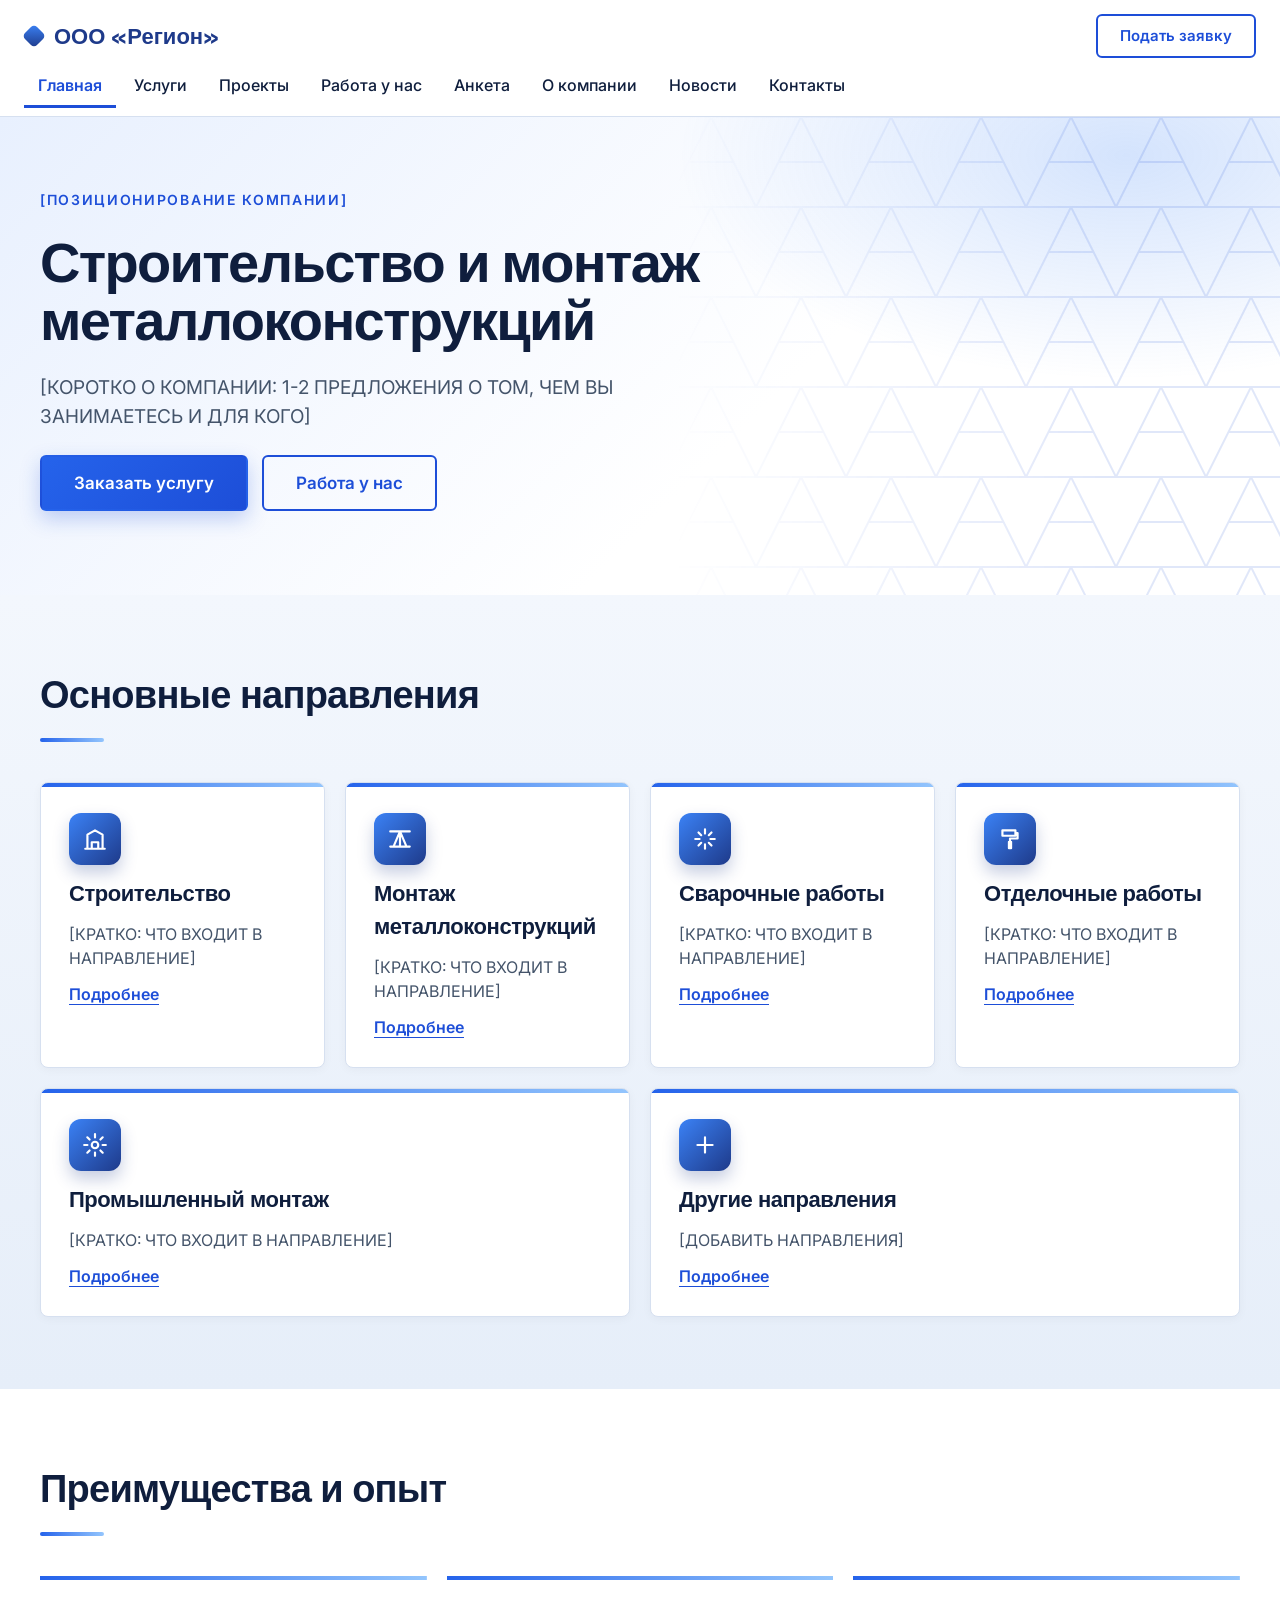
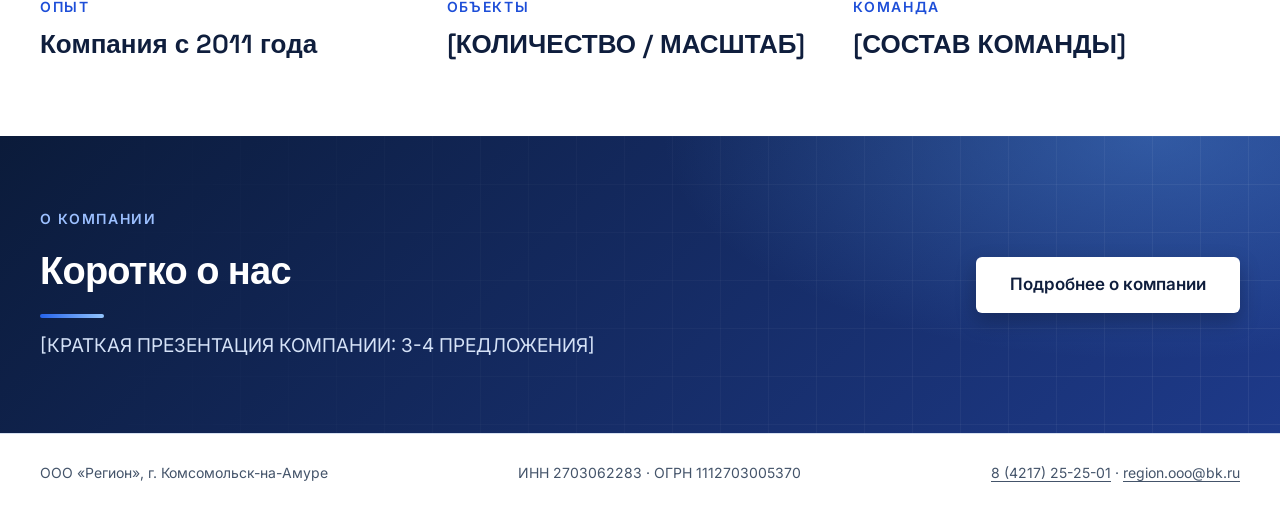
<file: index.html>
<!doctype html>
<html lang="ru">
<head>
<meta charset="utf-8">
<meta name="viewport" content="width=device-width, initial-scale=1">
<title>ООО «Регион» | Строительство и монтаж</title>
<meta name="description" content="Строительство, монтаж металлоконструкций, сварочные и отделочные работы. Работа для строителей.">
<link rel="preconnect" href="https://fonts.googleapis.com">
<link rel="preconnect" href="https://fonts.gstatic.com" crossorigin>
<link rel="stylesheet" href="https://fonts.googleapis.com/css2?family=Inter:wght@400;500;600&family=Space+Grotesk:wght@600;700&display=swap">
<link rel="stylesheet" href="style.css">
</head>
<body>
<header>
<div class="top">
<a class="logo" href="index.html">ООО «Регион»</a>
<a class="btn btn-line" href="https://t.me/your_bot">Подать заявку</a>
</div>
<nav class="menu" aria-label="Разделы сайта"><a href="index.html" aria-current="page">Главная</a><a href="uslugi.html">Услуги</a><a href="proekty.html">Проекты</a><a href="rabota.html">Работа у нас</a><a href="anketa.html">Анкета</a><a href="o-kompanii.html">О компании</a><a href="novosti.html">Новости</a><a href="kontakty.html">Контакты</a></nav>
</header>
<main>
<section class="hero"><div class="wrap"><div class="eyebrow">[ПОЗИЦИОНИРОВАНИЕ КОМПАНИИ]</div><h1>Строительство и монтаж металлоконструкций</h1><p class="lead">[КОРОТКО О КОМПАНИИ: 1-2 ПРЕДЛОЖЕНИЯ О ТОМ, ЧЕМ ВЫ ЗАНИМАЕТЕСЬ И ДЛЯ КОГО]</p><div class="btns"><a class="btn" href="kontakty.html">Заказать услугу</a><a class="btn btn-ghost" href="rabota.html">Работа у нас</a></div></div></section><section class="sec alt"><div class="wrap stack"><h2>Основные направления</h2><div class="row"><div class="col card"><div class="ico i1"></div><h3>Строительство</h3><p>[КРАТКО: ЧТО ВХОДИТ В НАПРАВЛЕНИЕ]</p><a class="more" href="uslugi.html">Подробнее</a></div><div class="col card"><div class="ico i2"></div><h3>Монтаж металлоконструкций</h3><p>[КРАТКО: ЧТО ВХОДИТ В НАПРАВЛЕНИЕ]</p><a class="more" href="uslugi.html">Подробнее</a></div><div class="col card"><div class="ico i3"></div><h3>Сварочные работы</h3><p>[КРАТКО: ЧТО ВХОДИТ В НАПРАВЛЕНИЕ]</p><a class="more" href="uslugi.html">Подробнее</a></div><div class="col card"><div class="ico i4"></div><h3>Отделочные работы</h3><p>[КРАТКО: ЧТО ВХОДИТ В НАПРАВЛЕНИЕ]</p><a class="more" href="uslugi.html">Подробнее</a></div><div class="col card"><div class="ico i5"></div><h3>Промышленный монтаж</h3><p>[КРАТКО: ЧТО ВХОДИТ В НАПРАВЛЕНИЕ]</p><a class="more" href="uslugi.html">Подробнее</a></div><div class="col card"><div class="ico i6"></div><h3>Другие направления</h3><p>[ДОБАВИТЬ НАПРАВЛЕНИЯ]</p><a class="more" href="uslugi.html">Подробнее</a></div></div></div></section><section class="sec"><div class="wrap stack"><h2>Преимущества и опыт</h2><div class="row"><div class="col cond"><div class="eyebrow">Опыт</div><div class="big">Компания с 2011 года</div></div><div class="col cond"><div class="eyebrow">Объекты</div><div class="big">[КОЛИЧЕСТВО / МАСШТАБ]</div></div><div class="col cond"><div class="eyebrow">Команда</div><div class="big">[СОСТАВ КОМАНДЫ]</div></div></div></div></section><section class="sec dark"><div class="wrap row" style="align-items:center;justify-content:space-between"><div class="col stack" style="gap:14px"><div class="eyebrow">О компании</div><h2>Коротко о нас</h2><p class="lead">[КРАТКАЯ ПРЕЗЕНТАЦИЯ КОМПАНИИ: 3-4 ПРЕДЛОЖЕНИЯ]</p></div><div class="btns"><a class="btn" href="o-kompanii.html">Подробнее о компании</a></div></div></section>
</main>
<footer>
<div class="wrap">
<div>ООО «Регион», г. Комсомольск-на-Амуре</div>
<div>ИНН 2703062283 · ОГРН 1112703005370</div>
<div><a href="tel:+74217252501">8 (4217) 25-25-01</a> · <a href="mailto:region.ooo@bk.ru">region.ooo@bk.ru</a></div>
</div>
</footer>
</body>
</html>
</file>
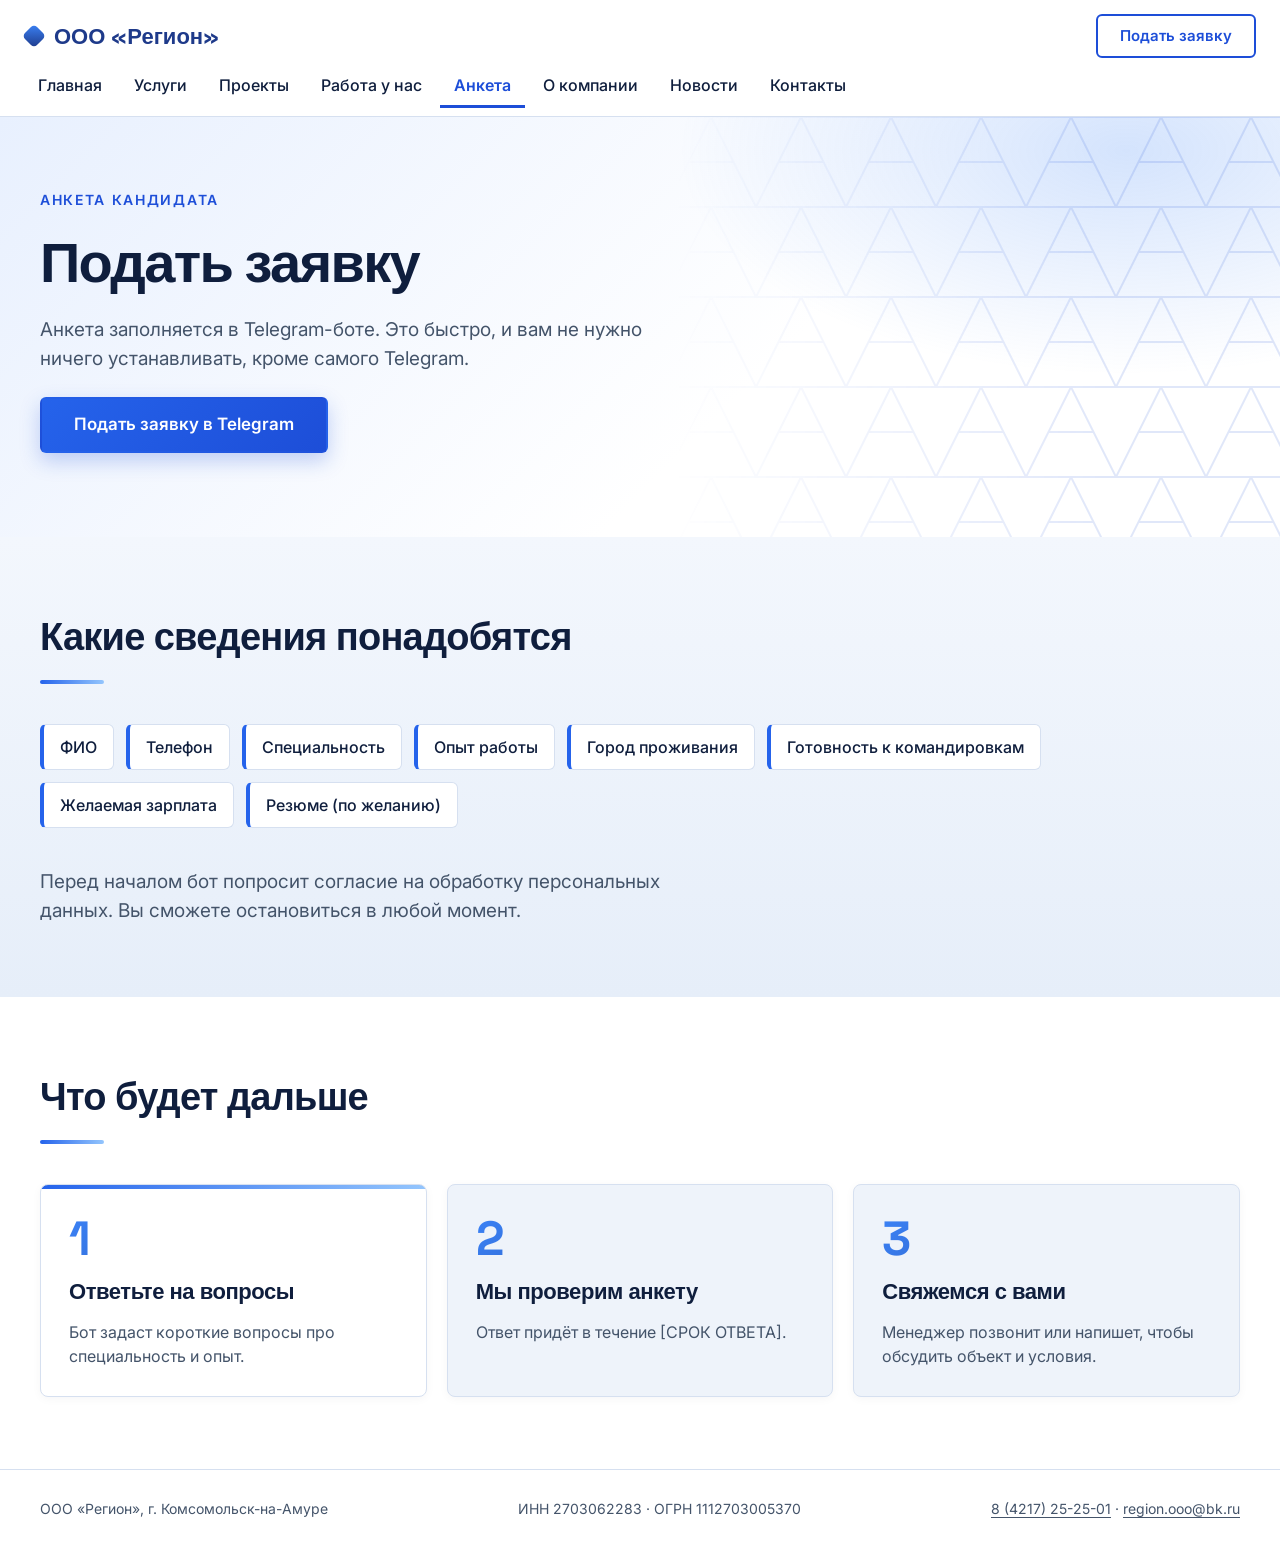
<file: anketa.html>
<!doctype html>
<html lang="ru">
<head>
<meta charset="utf-8">
<meta name="viewport" content="width=device-width, initial-scale=1">
<title>Анкета кандидата | ООО «Регион»</title>
<meta name="description" content="Анкета кандидата: заполните заявку на работу через Telegram-бота.">
<link rel="preconnect" href="https://fonts.googleapis.com">
<link rel="preconnect" href="https://fonts.gstatic.com" crossorigin>
<link rel="stylesheet" href="https://fonts.googleapis.com/css2?family=Inter:wght@400;500;600&family=Space+Grotesk:wght@600;700&display=swap">
<link rel="stylesheet" href="style.css">
</head>
<body>
<header>
<div class="top">
<a class="logo" href="index.html">ООО «Регион»</a>
<a class="btn btn-line" href="https://t.me/your_bot">Подать заявку</a>
</div>
<nav class="menu" aria-label="Разделы сайта"><a href="index.html">Главная</a><a href="uslugi.html">Услуги</a><a href="proekty.html">Проекты</a><a href="rabota.html">Работа у нас</a><a href="anketa.html" aria-current="page">Анкета</a><a href="o-kompanii.html">О компании</a><a href="novosti.html">Новости</a><a href="kontakty.html">Контакты</a></nav>
</header>
<main>
<section class="hero"><div class="wrap"><div class="eyebrow">Анкета кандидата</div><h1>Подать заявку</h1><p class="lead">Анкета заполняется в Telegram-боте. Это быстро, и вам не нужно ничего устанавливать, кроме самого Telegram.</p><div class="btns"><a class="btn" href="https://t.me/your_bot">Подать заявку в Telegram</a></div></div></section><section class="sec alt"><div class="wrap stack"><h2>Какие сведения понадобятся</h2><div class="checks"><span>ФИО</span><span>Телефон</span><span>Специальность</span><span>Опыт работы</span><span>Город проживания</span><span>Готовность к командировкам</span><span>Желаемая зарплата</span><span>Резюме (по желанию)</span></div><p class="lead">Перед началом бот попросит согласие на обработку персональных данных. Вы сможете остановиться в любой момент.</p></div></section><section class="sec"><div class="wrap stack"><h2>Что будет дальше</h2><div class="row"><div class="col card"><div class="num">1</div><h3>Ответьте на вопросы</h3><p>Бот задаст короткие вопросы про специальность и опыт.</p></div><div class="col card" style="background:var(--bg2)"><div class="num">2</div><h3>Мы проверим анкету</h3><p>Ответ придёт в течение [СРОК ОТВЕТА].</p></div><div class="col card" style="background:var(--bg2)"><div class="num">3</div><h3>Свяжемся с вами</h3><p>Менеджер позвонит или напишет, чтобы обсудить объект и условия.</p></div></div></div></section>
</main>
<footer>
<div class="wrap">
<div>ООО «Регион», г. Комсомольск-на-Амуре</div>
<div>ИНН 2703062283 · ОГРН 1112703005370</div>
<div><a href="tel:+74217252501">8 (4217) 25-25-01</a> · <a href="mailto:region.ooo@bk.ru">region.ooo@bk.ru</a></div>
</div>
</footer>
</body>
</html>
</file>
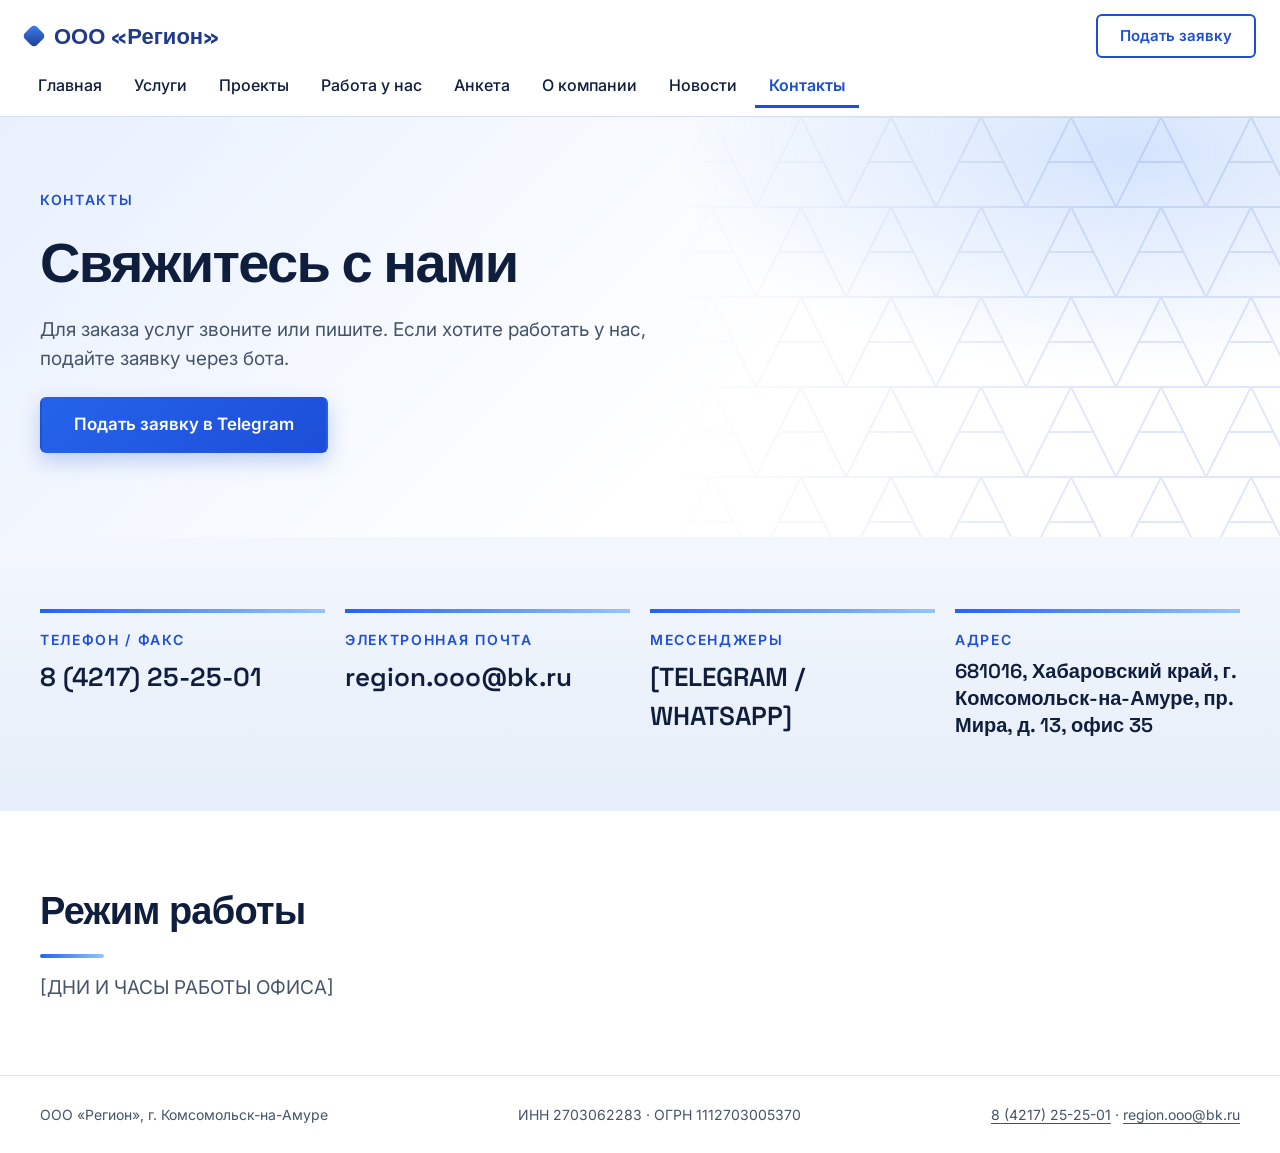
<file: kontakty.html>
<!doctype html>
<html lang="ru">
<head>
<meta charset="utf-8">
<meta name="viewport" content="width=device-width, initial-scale=1">
<title>Контакты | ООО «Регион»</title>
<meta name="description" content="Телефон, почта, мессенджеры и адрес ООО «Регион» в Комсомольске-на-Амуре.">
<link rel="preconnect" href="https://fonts.googleapis.com">
<link rel="preconnect" href="https://fonts.gstatic.com" crossorigin>
<link rel="stylesheet" href="https://fonts.googleapis.com/css2?family=Inter:wght@400;500;600&family=Space+Grotesk:wght@600;700&display=swap">
<link rel="stylesheet" href="style.css">
</head>
<body>
<header>
<div class="top">
<a class="logo" href="index.html">ООО «Регион»</a>
<a class="btn btn-line" href="https://t.me/your_bot">Подать заявку</a>
</div>
<nav class="menu" aria-label="Разделы сайта"><a href="index.html">Главная</a><a href="uslugi.html">Услуги</a><a href="proekty.html">Проекты</a><a href="rabota.html">Работа у нас</a><a href="anketa.html">Анкета</a><a href="o-kompanii.html">О компании</a><a href="novosti.html">Новости</a><a href="kontakty.html" aria-current="page">Контакты</a></nav>
</header>
<main>
<section class="hero"><div class="wrap"><div class="eyebrow">Контакты</div><h1>Свяжитесь с нами</h1><p class="lead">Для заказа услуг звоните или пишите. Если хотите работать у нас, подайте заявку через бота.</p><div class="btns"><a class="btn" href="https://t.me/your_bot">Подать заявку в Telegram</a></div></div></section><section class="sec alt"><div class="wrap"><div class="row"><div class="col cond"><div class="eyebrow">Телефон / факс</div><div class="big"><a href="tel:+74217252501">8 (4217) 25-25-01</a></div></div><div class="col cond"><div class="eyebrow">Электронная почта</div><div class="big"><a href="mailto:region.ooo@bk.ru">region.ooo@bk.ru</a></div></div><div class="col cond"><div class="eyebrow">Мессенджеры</div><div class="big">[TELEGRAM / WHATSAPP]</div></div><div class="col cond"><div class="eyebrow">Адрес</div><div class="big sm">681016, Хабаровский край, г. Комсомольск-на-Амуре, пр. Мира, д. 13, офис 35</div></div></div></div></section><section class="sec"><div class="wrap stack" style="gap:16px"><h2>Режим работы</h2><p class="lead">[ДНИ И ЧАСЫ РАБОТЫ ОФИСА]</p></div></section>
</main>
<footer>
<div class="wrap">
<div>ООО «Регион», г. Комсомольск-на-Амуре</div>
<div>ИНН 2703062283 · ОГРН 1112703005370</div>
<div><a href="tel:+74217252501">8 (4217) 25-25-01</a> · <a href="mailto:region.ooo@bk.ru">region.ooo@bk.ru</a></div>
</div>
</footer>
</body>
</html>
</file>
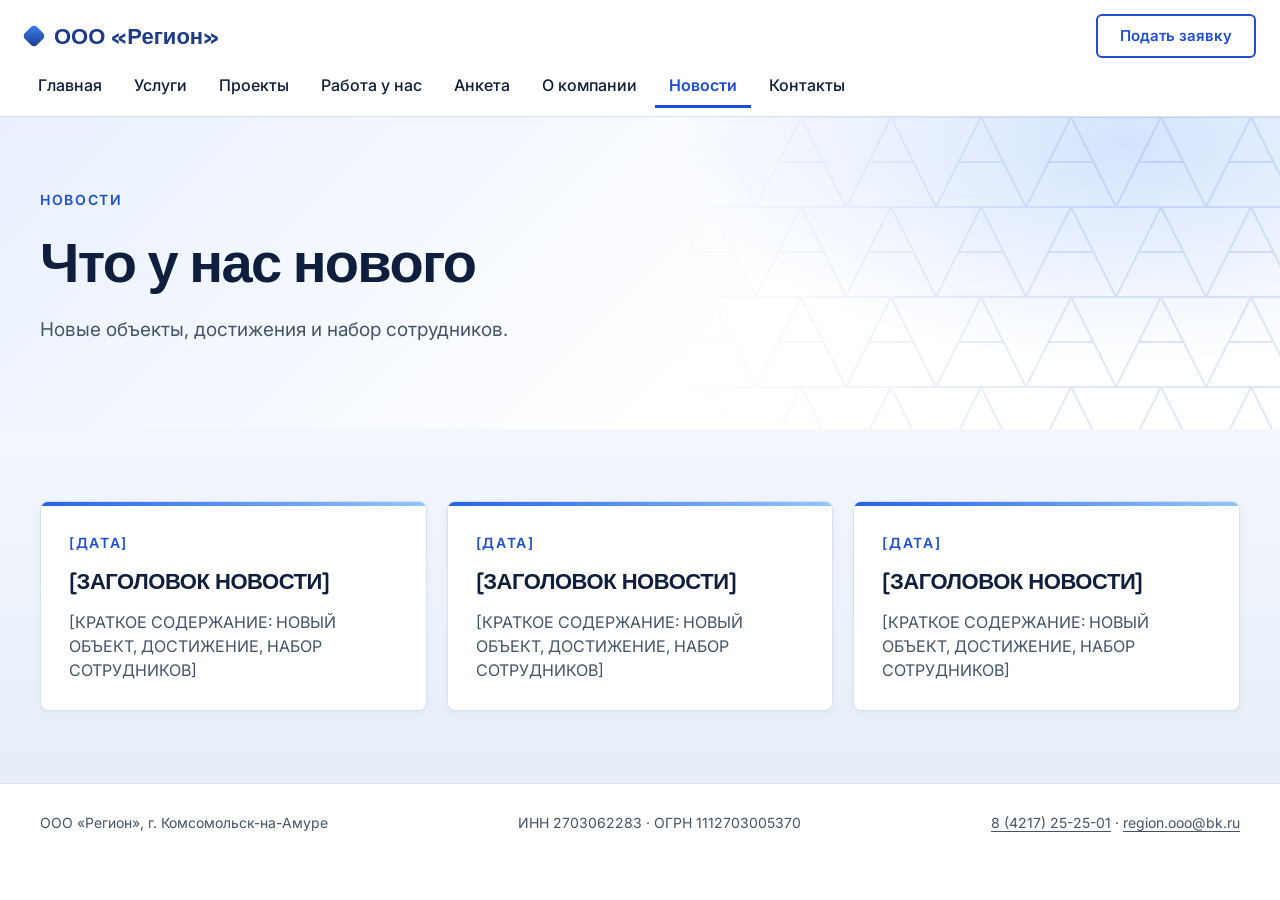
<file: novosti.html>
<!doctype html>
<html lang="ru">
<head>
<meta charset="utf-8">
<meta name="viewport" content="width=device-width, initial-scale=1">
<title>Новости | ООО «Регион»</title>
<meta name="description" content="Новости компании: новые объекты, достижения, набор сотрудников.">
<link rel="preconnect" href="https://fonts.googleapis.com">
<link rel="preconnect" href="https://fonts.gstatic.com" crossorigin>
<link rel="stylesheet" href="https://fonts.googleapis.com/css2?family=Inter:wght@400;500;600&family=Space+Grotesk:wght@600;700&display=swap">
<link rel="stylesheet" href="style.css">
</head>
<body>
<header>
<div class="top">
<a class="logo" href="index.html">ООО «Регион»</a>
<a class="btn btn-line" href="https://t.me/your_bot">Подать заявку</a>
</div>
<nav class="menu" aria-label="Разделы сайта"><a href="index.html">Главная</a><a href="uslugi.html">Услуги</a><a href="proekty.html">Проекты</a><a href="rabota.html">Работа у нас</a><a href="anketa.html">Анкета</a><a href="o-kompanii.html">О компании</a><a href="novosti.html" aria-current="page">Новости</a><a href="kontakty.html">Контакты</a></nav>
</header>
<main>
<section class="hero"><div class="wrap"><div class="eyebrow">Новости</div><h1>Что у нас нового</h1><p class="lead">Новые объекты, достижения и набор сотрудников.</p></div></section><section class="sec alt"><div class="wrap"><div class="row"><div class="col card"><div class="eyebrow">[ДАТА]</div><h3>[ЗАГОЛОВОК НОВОСТИ]</h3><p>[КРАТКОЕ СОДЕРЖАНИЕ: НОВЫЙ ОБЪЕКТ, ДОСТИЖЕНИЕ, НАБОР СОТРУДНИКОВ]</p></div><div class="col card"><div class="eyebrow">[ДАТА]</div><h3>[ЗАГОЛОВОК НОВОСТИ]</h3><p>[КРАТКОЕ СОДЕРЖАНИЕ: НОВЫЙ ОБЪЕКТ, ДОСТИЖЕНИЕ, НАБОР СОТРУДНИКОВ]</p></div><div class="col card"><div class="eyebrow">[ДАТА]</div><h3>[ЗАГОЛОВОК НОВОСТИ]</h3><p>[КРАТКОЕ СОДЕРЖАНИЕ: НОВЫЙ ОБЪЕКТ, ДОСТИЖЕНИЕ, НАБОР СОТРУДНИКОВ]</p></div></div></div></section>
</main>
<footer>
<div class="wrap">
<div>ООО «Регион», г. Комсомольск-на-Амуре</div>
<div>ИНН 2703062283 · ОГРН 1112703005370</div>
<div><a href="tel:+74217252501">8 (4217) 25-25-01</a> · <a href="mailto:region.ooo@bk.ru">region.ooo@bk.ru</a></div>
</div>
</footer>
</body>
</html>
</file>
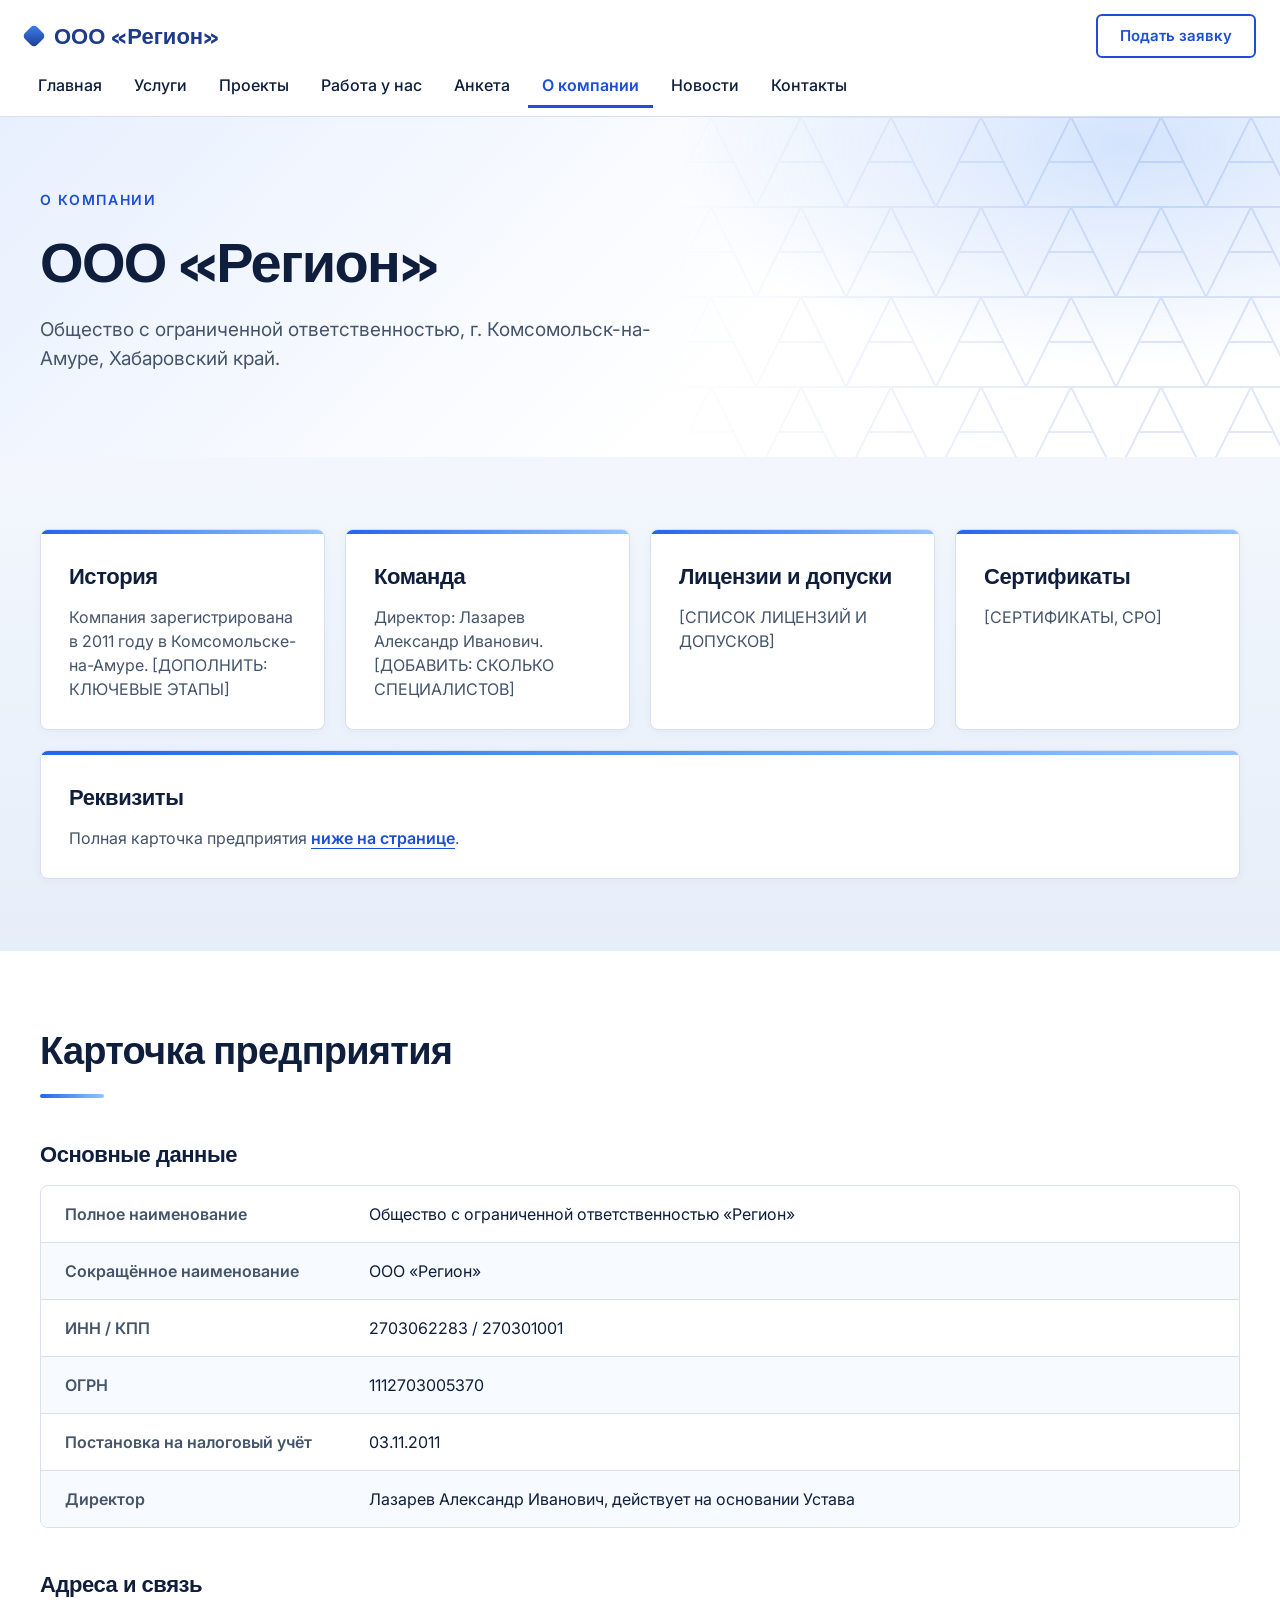
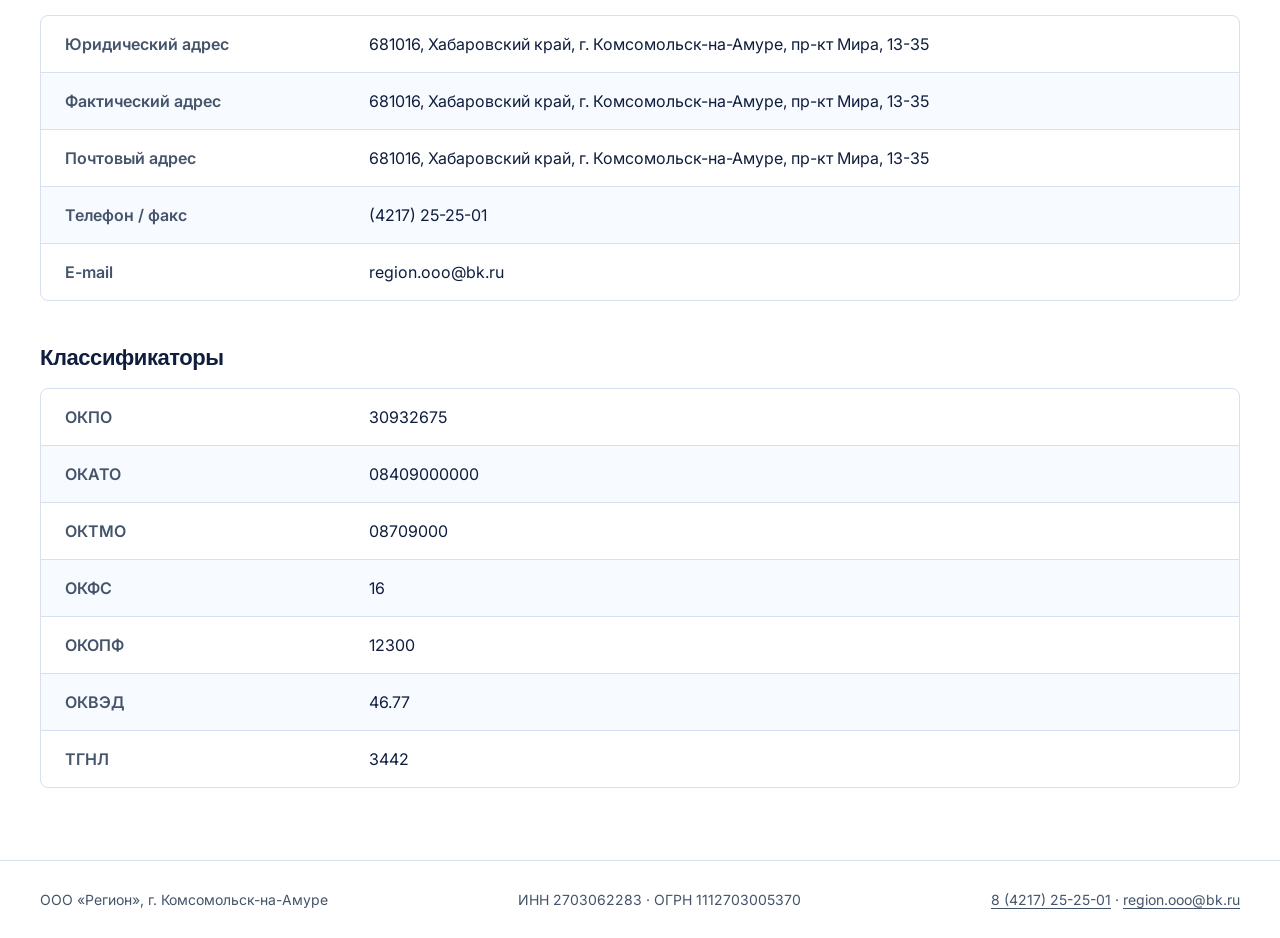
<file: o-kompanii.html>
<!doctype html>
<html lang="ru">
<head>
<meta charset="utf-8">
<meta name="viewport" content="width=device-width, initial-scale=1">
<title>О компании | ООО «Регион»</title>
<meta name="description" content="История, команда, лицензии, допуски, сертификаты и реквизиты ООО «Регион».">
<link rel="preconnect" href="https://fonts.googleapis.com">
<link rel="preconnect" href="https://fonts.gstatic.com" crossorigin>
<link rel="stylesheet" href="https://fonts.googleapis.com/css2?family=Inter:wght@400;500;600&family=Space+Grotesk:wght@600;700&display=swap">
<link rel="stylesheet" href="style.css">
</head>
<body>
<header>
<div class="top">
<a class="logo" href="index.html">ООО «Регион»</a>
<a class="btn btn-line" href="https://t.me/your_bot">Подать заявку</a>
</div>
<nav class="menu" aria-label="Разделы сайта"><a href="index.html">Главная</a><a href="uslugi.html">Услуги</a><a href="proekty.html">Проекты</a><a href="rabota.html">Работа у нас</a><a href="anketa.html">Анкета</a><a href="o-kompanii.html" aria-current="page">О компании</a><a href="novosti.html">Новости</a><a href="kontakty.html">Контакты</a></nav>
</header>
<main>
<section class="hero"><div class="wrap"><div class="eyebrow">О компании</div><h1>ООО «Регион»</h1><p class="lead">Общество с ограниченной ответственностью, г. Комсомольск-на-Амуре, Хабаровский край.</p></div></section><section class="sec alt"><div class="wrap"><div class="row"><div class="col card"><h3>История</h3><p>Компания зарегистрирована в 2011 году в Комсомольске-на-Амуре. [ДОПОЛНИТЬ: КЛЮЧЕВЫЕ ЭТАПЫ]</p></div><div class="col card"><h3>Команда</h3><p>Директор: Лазарев Александр Иванович. [ДОБАВИТЬ: СКОЛЬКО СПЕЦИАЛИСТОВ]</p></div><div class="col card"><h3>Лицензии и допуски</h3><p>[СПИСОК ЛИЦЕНЗИЙ И ДОПУСКОВ]</p></div><div class="col card"><h3>Сертификаты</h3><p>[СЕРТИФИКАТЫ, СРО]</p></div><div class="col card"><h3>Реквизиты</h3><p>Полная карточка предприятия <a class="more" href="#requisites">ниже на странице</a>.</p></div></div></div></section><section class="sec" id="requisites"><div class="wrap stack"><h2>Карточка предприятия</h2><div class="stack" style="gap:14px"><h3>Основные данные</h3><dl class="dl"><div class="r"><dt>Полное наименование</dt><dd>Общество с ограниченной ответственностью «Регион»</dd></div><div class="r"><dt>Сокращённое наименование</dt><dd>ООО «Регион»</dd></div><div class="r"><dt>ИНН / КПП</dt><dd>2703062283 / 270301001</dd></div><div class="r"><dt>ОГРН</dt><dd>1112703005370</dd></div><div class="r"><dt>Постановка на налоговый учёт</dt><dd>03.11.2011</dd></div><div class="r"><dt>Директор</dt><dd>Лазарев Александр Иванович, действует на основании Устава</dd></div></dl></div><div class="stack" style="gap:14px"><h3>Адреса и связь</h3><dl class="dl"><div class="r"><dt>Юридический адрес</dt><dd>681016, Хабаровский край, г. Комсомольск-на-Амуре, пр-кт Мира, 13-35</dd></div><div class="r"><dt>Фактический адрес</dt><dd>681016, Хабаровский край, г. Комсомольск-на-Амуре, пр-кт Мира, 13-35</dd></div><div class="r"><dt>Почтовый адрес</dt><dd>681016, Хабаровский край, г. Комсомольск-на-Амуре, пр-кт Мира, 13-35</dd></div><div class="r"><dt>Телефон / факс</dt><dd>(4217) 25-25-01</dd></div><div class="r"><dt>E-mail</dt><dd>region.ooo@bk.ru</dd></div></dl></div><div class="stack" style="gap:14px"><h3>Классификаторы</h3><dl class="dl"><div class="r"><dt>ОКПО</dt><dd>30932675</dd></div><div class="r"><dt>ОКАТО</dt><dd>08409000000</dd></div><div class="r"><dt>ОКТМО</dt><dd>08709000</dd></div><div class="r"><dt>ОКФС</dt><dd>16</dd></div><div class="r"><dt>ОКОПФ</dt><dd>12300</dd></div><div class="r"><dt>ОКВЭД</dt><dd>46.77</dd></div><div class="r"><dt>ТГНЛ</dt><dd>3442</dd></div></dl></div></div></section>
</main>
<footer>
<div class="wrap">
<div>ООО «Регион», г. Комсомольск-на-Амуре</div>
<div>ИНН 2703062283 · ОГРН 1112703005370</div>
<div><a href="tel:+74217252501">8 (4217) 25-25-01</a> · <a href="mailto:region.ooo@bk.ru">region.ooo@bk.ru</a></div>
</div>
</footer>
</body>
</html>
</file>
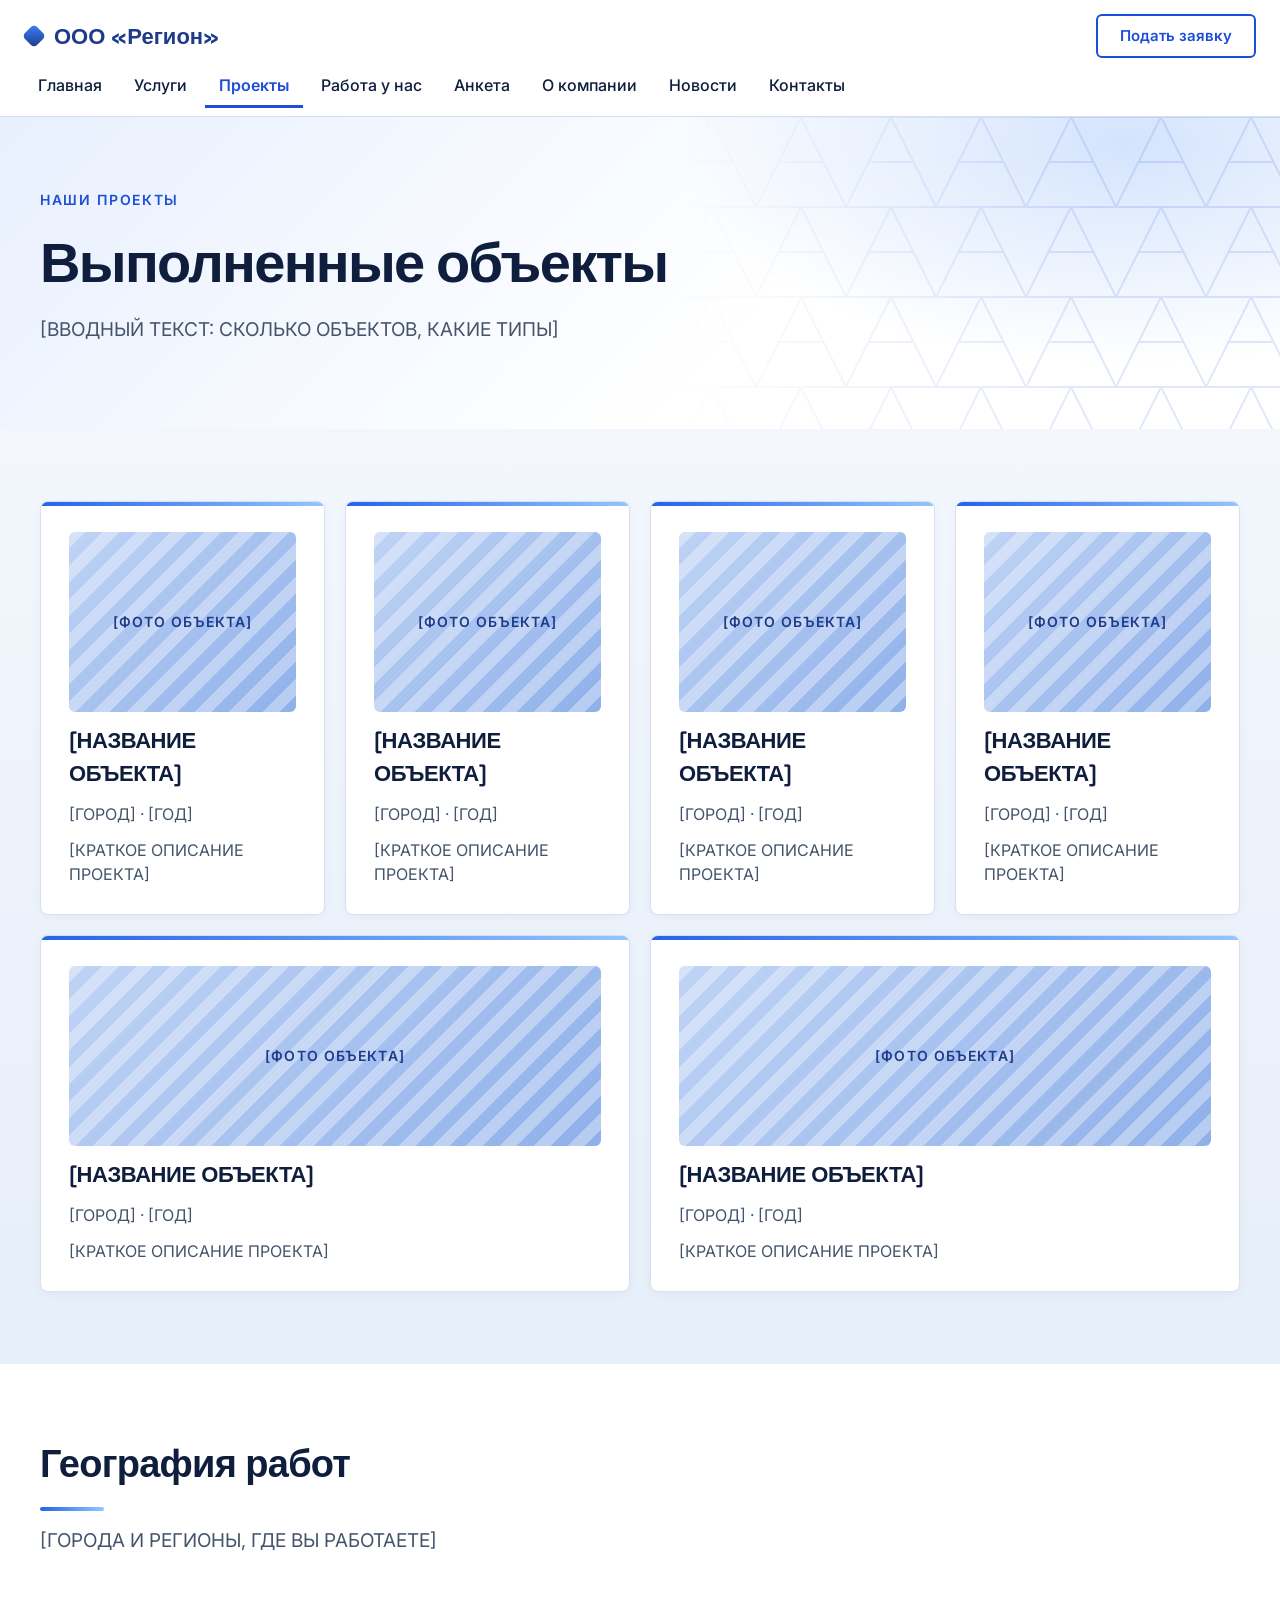
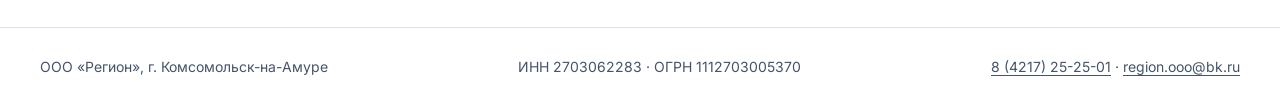
<file: proekty.html>
<!doctype html>
<html lang="ru">
<head>
<meta charset="utf-8">
<meta name="viewport" content="width=device-width, initial-scale=1">
<title>Наши проекты | ООО «Регион»</title>
<meta name="description" content="Выполненные объекты компании: фотографии, география работ, описание проектов.">
<link rel="preconnect" href="https://fonts.googleapis.com">
<link rel="preconnect" href="https://fonts.gstatic.com" crossorigin>
<link rel="stylesheet" href="https://fonts.googleapis.com/css2?family=Inter:wght@400;500;600&family=Space+Grotesk:wght@600;700&display=swap">
<link rel="stylesheet" href="style.css">
</head>
<body>
<header>
<div class="top">
<a class="logo" href="index.html">ООО «Регион»</a>
<a class="btn btn-line" href="https://t.me/your_bot">Подать заявку</a>
</div>
<nav class="menu" aria-label="Разделы сайта"><a href="index.html">Главная</a><a href="uslugi.html">Услуги</a><a href="proekty.html" aria-current="page">Проекты</a><a href="rabota.html">Работа у нас</a><a href="anketa.html">Анкета</a><a href="o-kompanii.html">О компании</a><a href="novosti.html">Новости</a><a href="kontakty.html">Контакты</a></nav>
</header>
<main>
<section class="hero"><div class="wrap"><div class="eyebrow">Наши проекты</div><h1>Выполненные объекты</h1><p class="lead">[ВВОДНЫЙ ТЕКСТ: СКОЛЬКО ОБЪЕКТОВ, КАКИЕ ТИПЫ]</p></div></section><section class="sec alt"><div class="wrap stack"><div class="row"><div class="col card"><div class="photo">[ФОТО ОБЪЕКТА]</div><h3>[НАЗВАНИЕ ОБЪЕКТА]</h3><p>[ГОРОД] · [ГОД]</p><p>[КРАТКОЕ ОПИСАНИЕ ПРОЕКТА]</p></div><div class="col card"><div class="photo">[ФОТО ОБЪЕКТА]</div><h3>[НАЗВАНИЕ ОБЪЕКТА]</h3><p>[ГОРОД] · [ГОД]</p><p>[КРАТКОЕ ОПИСАНИЕ ПРОЕКТА]</p></div><div class="col card"><div class="photo">[ФОТО ОБЪЕКТА]</div><h3>[НАЗВАНИЕ ОБЪЕКТА]</h3><p>[ГОРОД] · [ГОД]</p><p>[КРАТКОЕ ОПИСАНИЕ ПРОЕКТА]</p></div><div class="col card"><div class="photo">[ФОТО ОБЪЕКТА]</div><h3>[НАЗВАНИЕ ОБЪЕКТА]</h3><p>[ГОРОД] · [ГОД]</p><p>[КРАТКОЕ ОПИСАНИЕ ПРОЕКТА]</p></div><div class="col card"><div class="photo">[ФОТО ОБЪЕКТА]</div><h3>[НАЗВАНИЕ ОБЪЕКТА]</h3><p>[ГОРОД] · [ГОД]</p><p>[КРАТКОЕ ОПИСАНИЕ ПРОЕКТА]</p></div><div class="col card"><div class="photo">[ФОТО ОБЪЕКТА]</div><h3>[НАЗВАНИЕ ОБЪЕКТА]</h3><p>[ГОРОД] · [ГОД]</p><p>[КРАТКОЕ ОПИСАНИЕ ПРОЕКТА]</p></div></div></div></section><section class="sec"><div class="wrap stack" style="gap:16px"><h2>География работ</h2><p class="lead">[ГОРОДА И РЕГИОНЫ, ГДЕ ВЫ РАБОТАЕТЕ]</p></div></section>
</main>
<footer>
<div class="wrap">
<div>ООО «Регион», г. Комсомольск-на-Амуре</div>
<div>ИНН 2703062283 · ОГРН 1112703005370</div>
<div><a href="tel:+74217252501">8 (4217) 25-25-01</a> · <a href="mailto:region.ooo@bk.ru">region.ooo@bk.ru</a></div>
</div>
</footer>
</body>
</html>
</file>
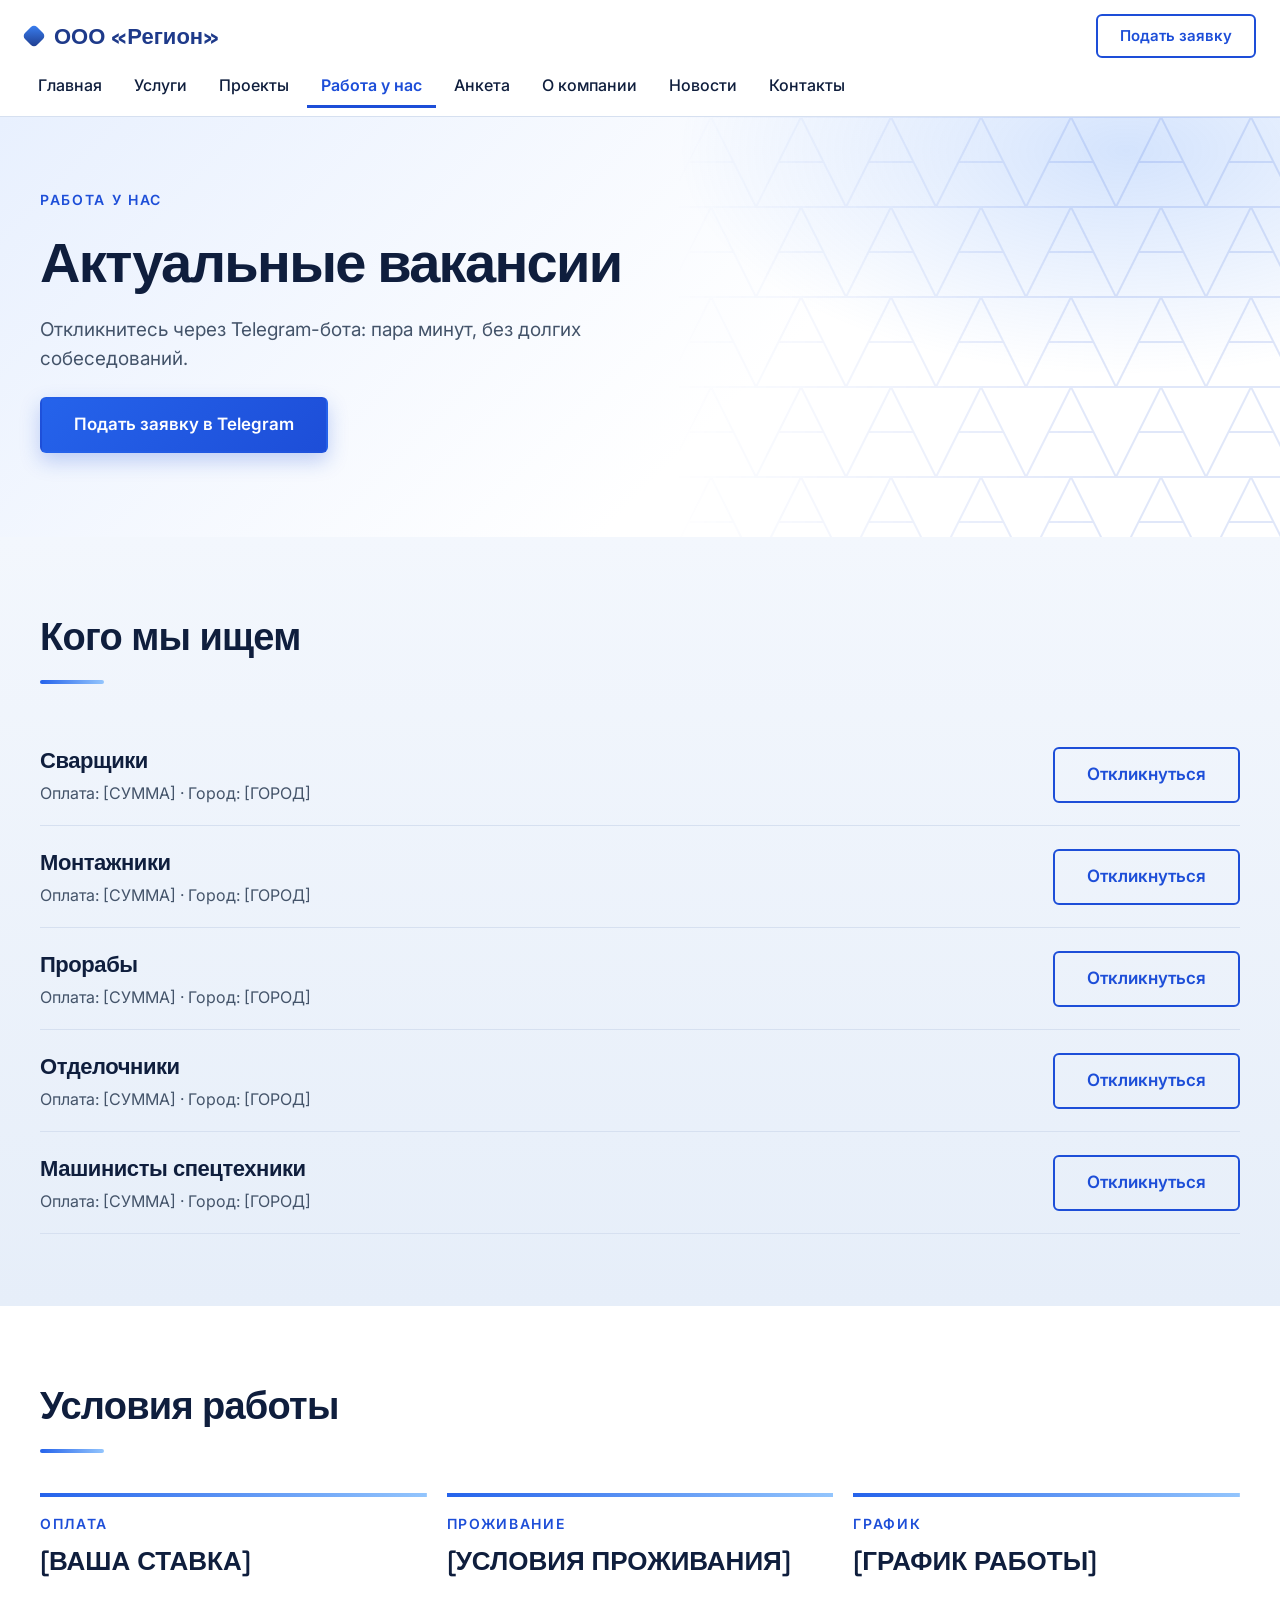
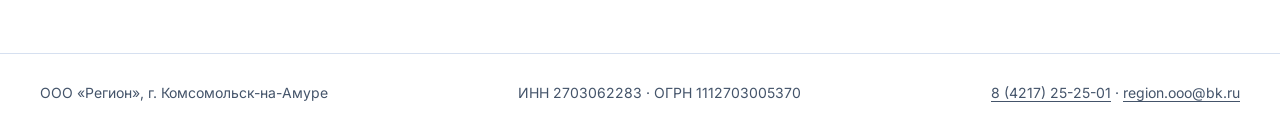
<file: rabota.html>
<!doctype html>
<html lang="ru">
<head>
<meta charset="utf-8">
<meta name="viewport" content="width=device-width, initial-scale=1">
<title>Работа у нас | ООО «Регион»</title>
<meta name="description" content="Актуальные вакансии для строителей: сварщики, монтажники, прорабы, отделочники, машинисты спецтехники.">
<link rel="preconnect" href="https://fonts.googleapis.com">
<link rel="preconnect" href="https://fonts.gstatic.com" crossorigin>
<link rel="stylesheet" href="https://fonts.googleapis.com/css2?family=Inter:wght@400;500;600&family=Space+Grotesk:wght@600;700&display=swap">
<link rel="stylesheet" href="style.css">
</head>
<body>
<header>
<div class="top">
<a class="logo" href="index.html">ООО «Регион»</a>
<a class="btn btn-line" href="https://t.me/your_bot">Подать заявку</a>
</div>
<nav class="menu" aria-label="Разделы сайта"><a href="index.html">Главная</a><a href="uslugi.html">Услуги</a><a href="proekty.html">Проекты</a><a href="rabota.html" aria-current="page">Работа у нас</a><a href="anketa.html">Анкета</a><a href="o-kompanii.html">О компании</a><a href="novosti.html">Новости</a><a href="kontakty.html">Контакты</a></nav>
</header>
<main>
<section class="hero"><div class="wrap"><div class="eyebrow">Работа у нас</div><h1>Актуальные вакансии</h1><p class="lead">Откликнитесь через Telegram-бота: пара минут, без долгих собеседований.</p><div class="btns"><a class="btn" href="https://t.me/your_bot">Подать заявку в Telegram</a></div></div></section><section class="sec alt"><div class="wrap stack"><h2>Кого мы ищем</h2><div class="list"><div class="item"><div><h3>Сварщики</h3><span class="pay">Оплата: [СУММА] · Город: [ГОРОД]</span></div><a class="btn btn-ghost" href="https://t.me/your_bot">Откликнуться</a></div><div class="item"><div><h3>Монтажники</h3><span class="pay">Оплата: [СУММА] · Город: [ГОРОД]</span></div><a class="btn btn-ghost" href="https://t.me/your_bot">Откликнуться</a></div><div class="item"><div><h3>Прорабы</h3><span class="pay">Оплата: [СУММА] · Город: [ГОРОД]</span></div><a class="btn btn-ghost" href="https://t.me/your_bot">Откликнуться</a></div><div class="item"><div><h3>Отделочники</h3><span class="pay">Оплата: [СУММА] · Город: [ГОРОД]</span></div><a class="btn btn-ghost" href="https://t.me/your_bot">Откликнуться</a></div><div class="item"><div><h3>Машинисты спецтехники</h3><span class="pay">Оплата: [СУММА] · Город: [ГОРОД]</span></div><a class="btn btn-ghost" href="https://t.me/your_bot">Откликнуться</a></div></div></div></section><section class="sec"><div class="wrap stack"><h2>Условия работы</h2><div class="row"><div class="col cond"><div class="eyebrow">Оплата</div><div class="big">[ВАША СТАВКА]</div></div><div class="col cond"><div class="eyebrow">Проживание</div><div class="big">[УСЛОВИЯ ПРОЖИВАНИЯ]</div></div><div class="col cond"><div class="eyebrow">График</div><div class="big">[ГРАФИК РАБОТЫ]</div></div></div></div></section>
</main>
<footer>
<div class="wrap">
<div>ООО «Регион», г. Комсомольск-на-Амуре</div>
<div>ИНН 2703062283 · ОГРН 1112703005370</div>
<div><a href="tel:+74217252501">8 (4217) 25-25-01</a> · <a href="mailto:region.ooo@bk.ru">region.ooo@bk.ru</a></div>
</div>
</footer>
</body>
</html>
</file>
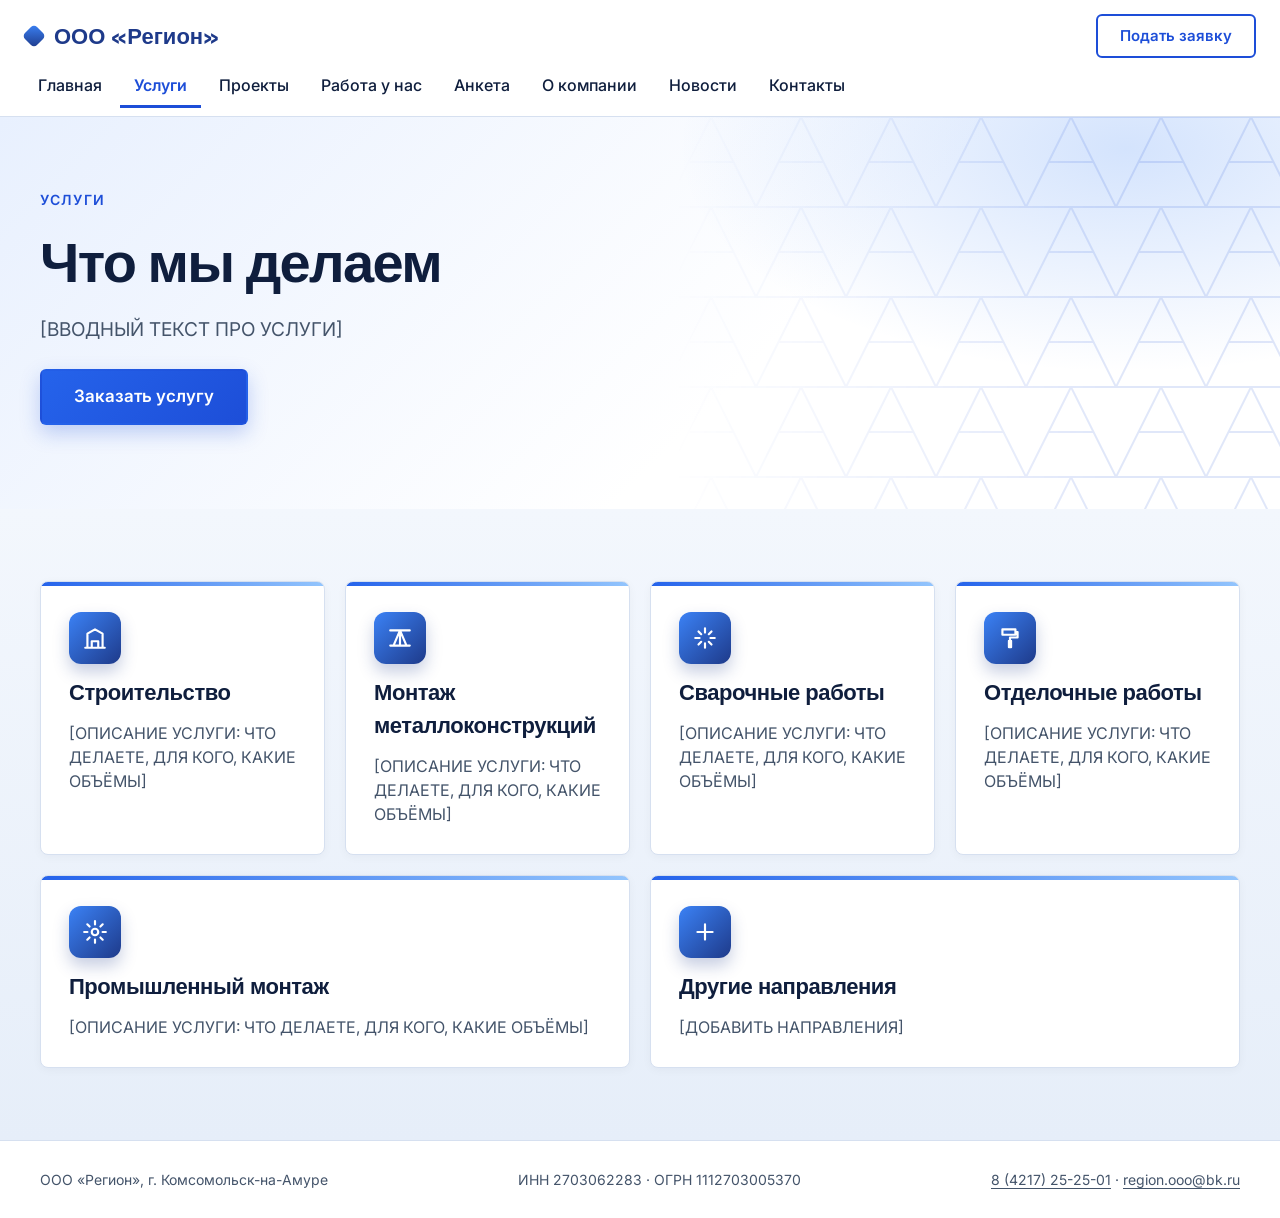
<file: uslugi.html>
<!doctype html>
<html lang="ru">
<head>
<meta charset="utf-8">
<meta name="viewport" content="width=device-width, initial-scale=1">
<title>Услуги | ООО «Регион»</title>
<meta name="description" content="Услуги компании: строительство, монтаж металлоконструкций, сварочные и отделочные работы.">
<link rel="preconnect" href="https://fonts.googleapis.com">
<link rel="preconnect" href="https://fonts.gstatic.com" crossorigin>
<link rel="stylesheet" href="https://fonts.googleapis.com/css2?family=Inter:wght@400;500;600&family=Space+Grotesk:wght@600;700&display=swap">
<link rel="stylesheet" href="style.css">
</head>
<body>
<header>
<div class="top">
<a class="logo" href="index.html">ООО «Регион»</a>
<a class="btn btn-line" href="https://t.me/your_bot">Подать заявку</a>
</div>
<nav class="menu" aria-label="Разделы сайта"><a href="index.html">Главная</a><a href="uslugi.html" aria-current="page">Услуги</a><a href="proekty.html">Проекты</a><a href="rabota.html">Работа у нас</a><a href="anketa.html">Анкета</a><a href="o-kompanii.html">О компании</a><a href="novosti.html">Новости</a><a href="kontakty.html">Контакты</a></nav>
</header>
<main>
<section class="hero"><div class="wrap"><div class="eyebrow">Услуги</div><h1>Что мы делаем</h1><p class="lead">[ВВОДНЫЙ ТЕКСТ ПРО УСЛУГИ]</p><div class="btns"><a class="btn" href="kontakty.html">Заказать услугу</a></div></div></section><section class="sec alt"><div class="wrap"><div class="row"><div class="col card"><div class="ico i1"></div><h3>Строительство</h3><p>[ОПИСАНИЕ УСЛУГИ: ЧТО ДЕЛАЕТЕ, ДЛЯ КОГО, КАКИЕ ОБЪЁМЫ]</p></div><div class="col card"><div class="ico i2"></div><h3>Монтаж металлоконструкций</h3><p>[ОПИСАНИЕ УСЛУГИ: ЧТО ДЕЛАЕТЕ, ДЛЯ КОГО, КАКИЕ ОБЪЁМЫ]</p></div><div class="col card"><div class="ico i3"></div><h3>Сварочные работы</h3><p>[ОПИСАНИЕ УСЛУГИ: ЧТО ДЕЛАЕТЕ, ДЛЯ КОГО, КАКИЕ ОБЪЁМЫ]</p></div><div class="col card"><div class="ico i4"></div><h3>Отделочные работы</h3><p>[ОПИСАНИЕ УСЛУГИ: ЧТО ДЕЛАЕТЕ, ДЛЯ КОГО, КАКИЕ ОБЪЁМЫ]</p></div><div class="col card"><div class="ico i5"></div><h3>Промышленный монтаж</h3><p>[ОПИСАНИЕ УСЛУГИ: ЧТО ДЕЛАЕТЕ, ДЛЯ КОГО, КАКИЕ ОБЪЁМЫ]</p></div><div class="col card"><div class="ico i6"></div><h3>Другие направления</h3><p>[ДОБАВИТЬ НАПРАВЛЕНИЯ]</p></div></div></div></section>
</main>
<footer>
<div class="wrap">
<div>ООО «Регион», г. Комсомольск-на-Амуре</div>
<div>ИНН 2703062283 · ОГРН 1112703005370</div>
<div><a href="tel:+74217252501">8 (4217) 25-25-01</a> · <a href="mailto:region.ooo@bk.ru">region.ooo@bk.ru</a></div>
</div>
</footer>
</body>
</html>
</file>
<file: style.css>
:root{--accent:#1D4ED8;--accent2:#2563EB;--accent-dark:#1E3A8A;--ink:#0F1E3D;--bg:#FFFFFF;--bg2:#EEF3FA;--line:#D6E0F0;--muted:#44546A;--grad:linear-gradient(135deg,#3B82F6 0%,#1E3A8A 100%);--bar:linear-gradient(90deg,#2563EB,#93C5FD)}
*{box-sizing:border-box}
html{scroll-behavior:smooth}
body{margin:0;background:var(--bg);color:var(--ink);font-family:'Inter',system-ui,sans-serif;line-height:1.5}
a{color:inherit;text-decoration:none}
a:focus-visible{outline:3px solid var(--accent);outline-offset:3px}
h1,h2,h3{font-family:'Space Grotesk',sans-serif;font-weight:700;margin:0;letter-spacing:-.02em}
h1{font-size:56px;line-height:1.04;letter-spacing:-.03em}
h2{font-size:38px}
.sec h2::after{content:"";display:block;width:64px;height:4px;border-radius:2px;background:var(--bar);margin-top:14px}
h3{font-size:22px}
p{margin:0}
.wrap{width:100%;max-width:1200px;margin:0 auto}
.sec{padding:72px 24px}
.alt{background:linear-gradient(180deg,#F3F7FD 0%,#E6EEF9 100%)}
.dark{position:relative;overflow:hidden;color:#fff;background:radial-gradient(700px 320px at 90% 0%,rgba(96,165,250,.35),transparent 70%),linear-gradient(135deg,#0B1B3A 0%,#1E3A8A 100%)}
.dark::before{content:"";position:absolute;inset:0;background-image:linear-gradient(rgba(255,255,255,.06) 1px,transparent 1px),linear-gradient(90deg,rgba(255,255,255,.06) 1px,transparent 1px);background-size:48px 48px;-webkit-mask-image:linear-gradient(90deg,transparent,#000);mask-image:linear-gradient(90deg,transparent,#000)}
.dark>.wrap{position:relative}
.stack{display:flex;flex-direction:column;gap:40px}
.row{display:flex;flex-wrap:wrap;gap:20px}
.col{flex:1 1 280px;min-width:0}
.eyebrow{font-weight:600;font-size:14px;letter-spacing:.12em;text-transform:uppercase;color:var(--accent)}
.dark .eyebrow{color:#9CC0FF}
.lead{font-size:19px;color:var(--muted);max-width:640px}
.dark .lead{color:#D5E2F7}
.btn{display:inline-flex;align-items:center;justify-content:center;min-height:56px;padding:0 32px;background:linear-gradient(135deg,#2563EB,#1D4ED8);color:#fff;border:2px solid transparent;border-radius:6px;font-weight:600;font-size:17px;box-shadow:0 8px 20px rgba(29,78,216,.25);transition:transform .15s,box-shadow .15s}
.btn:hover{transform:translateY(-2px);box-shadow:0 12px 26px rgba(29,78,216,.35)}
.btn-line{background:none;color:var(--accent);border-color:var(--accent);min-height:44px;padding:0 22px;font-size:15px;box-shadow:none}
.btn-line:hover{background:var(--accent);color:#fff;box-shadow:none;transform:none}
.btn-ghost{background:none;color:var(--accent);border-color:var(--accent);box-shadow:none}
.btn-ghost:hover{background:var(--accent);color:#fff;box-shadow:none;transform:none}
.dark .btn{background:#fff;color:var(--ink);box-shadow:0 8px 20px rgba(0,0,0,.25)}
.btns{display:flex;flex-wrap:wrap;gap:14px;align-items:center}
header{position:sticky;top:0;z-index:10;background:rgba(255,255,255,.94);backdrop-filter:blur(8px);border-bottom:1px solid var(--line)}
.top{display:flex;flex-wrap:wrap;align-items:center;justify-content:space-between;gap:12px;padding:14px 24px 6px}
.logo{display:inline-flex;align-items:center;gap:10px;font-family:'Space Grotesk',sans-serif;font-weight:700;font-size:22px;color:var(--accent-dark)}
.logo::before{content:"";width:20px;height:20px;border-radius:5px;background:var(--grad);transform:rotate(45deg) scale(.85)}
.menu{display:flex;gap:4px;overflow-x:auto;padding:0 24px 8px;scrollbar-width:thin}
.menu a{flex:none;display:inline-flex;align-items:center;min-height:44px;padding:0 14px;font-weight:500;font-size:16px;border-bottom:3px solid transparent;white-space:nowrap}
.menu a:hover{border-bottom-color:#9CB4E0}
.menu a[aria-current="page"]{font-weight:600;color:var(--accent);border-bottom-color:var(--accent)}
.hero{position:relative;overflow:hidden;padding:72px 24px 84px;background:radial-gradient(640px 320px at 88% 8%,rgba(59,130,246,.22),transparent 70%),linear-gradient(135deg,#E8F0FE 0%,#FFFFFF 60%)}
.hero::after{content:"";position:absolute;top:0;bottom:0;right:0;width:48%;background-image:url("data:image/svg+xml,%3Csvg xmlns='http://www.w3.org/2000/svg' width='90' height='90' viewBox='0 0 90 90' fill='none' stroke='%231D4ED8' stroke-width='2'%3E%3Cpath d='M0 90L45 0L90 90M0 90H90M0 0H90M22 45H68'/%3E%3C/svg%3E");background-size:90px 90px;opacity:.13;-webkit-mask-image:linear-gradient(90deg,transparent,#000 70%);mask-image:linear-gradient(90deg,transparent,#000 70%);pointer-events:none}
.hero .wrap{position:relative;z-index:1;display:flex;flex-direction:column;gap:24px}
.card{position:relative;background:linear-gradient(var(--bar) top/100% 4px no-repeat),var(--bg);background:var(--bar) top/100% 4px no-repeat,var(--bg);border:1px solid var(--line);border-radius:8px;padding:30px 28px 28px;display:flex;flex-direction:column;gap:12px;box-shadow:0 2px 10px rgba(15,30,61,.04);transition:transform .15s,box-shadow .15s}
.card:hover{transform:translateY(-3px);box-shadow:0 14px 30px rgba(15,30,61,.10)}
.card p{color:var(--muted);font-size:16px}
.card a.more{font-weight:600;color:var(--accent);text-decoration:underline;text-underline-offset:4px}
.ico{position:relative;width:52px;height:52px;border-radius:12px;background:var(--grad);box-shadow:0 8px 16px rgba(30,58,138,.25)}
.ico::after{content:"";position:absolute;inset:13px;background:#fff;-webkit-mask:var(--m) center/contain no-repeat;mask:var(--m) center/contain no-repeat}
.i1{--m:url("data:image/svg+xml,%3Csvg xmlns='http://www.w3.org/2000/svg' viewBox='0 0 24 24' fill='none' stroke='black' stroke-width='2' stroke-linecap='round' stroke-linejoin='round'%3E%3Cpath d='M3 21h18M5 21V8l7-4 7 4v13M9 21v-6h6v6'/%3E%3C/svg%3E")}
.i2{--m:url("data:image/svg+xml,%3Csvg xmlns='http://www.w3.org/2000/svg' viewBox='0 0 24 24' fill='none' stroke='black' stroke-width='2' stroke-linecap='round' stroke-linejoin='round'%3E%3Cpath d='M3 5h18M3 19h18M12 5v14M6 19l6-14 6 14'/%3E%3C/svg%3E")}
.i3{--m:url("data:image/svg+xml,%3Csvg xmlns='http://www.w3.org/2000/svg' viewBox='0 0 24 24' fill='none' stroke='black' stroke-width='2' stroke-linecap='round' stroke-linejoin='round'%3E%3Cpath d='M12 3v4M12 17v4M3 12h4M17 12h4M6 6l2.5 2.5M15.5 15.5L18 18M18 6l-2.5 2.5M8.5 15.5L6 18'/%3E%3C/svg%3E")}
.i4{--m:url("data:image/svg+xml,%3Csvg xmlns='http://www.w3.org/2000/svg' viewBox='0 0 24 24' fill='none' stroke='black' stroke-width='2' stroke-linecap='round' stroke-linejoin='round'%3E%3Cpath d='M5 4h12v5H5zM17 6.5h2v5h-7v3M11 14.5h2v6h-2z'/%3E%3C/svg%3E")}
.i5{--m:url("data:image/svg+xml,%3Csvg xmlns='http://www.w3.org/2000/svg' viewBox='0 0 24 24' fill='none' stroke='black' stroke-width='2' stroke-linecap='round' stroke-linejoin='round'%3E%3Ccircle cx='12' cy='12' r='3'/%3E%3Cpath d='M12 2v3M12 19v3M2 12h3M19 12h3M4.9 4.9l2.1 2.1M17 17l2.1 2.1M19.1 4.9L17 7M7 17l-2.1 2.1'/%3E%3C/svg%3E")}
.i6{--m:url("data:image/svg+xml,%3Csvg xmlns='http://www.w3.org/2000/svg' viewBox='0 0 24 24' fill='none' stroke='black' stroke-width='2' stroke-linecap='round' stroke-linejoin='round'%3E%3Cpath d='M12 5v14M5 12h14'/%3E%3C/svg%3E")}
.num{font-family:'Space Grotesk',sans-serif;font-weight:700;font-size:48px;line-height:1;background:var(--grad);-webkit-background-clip:text;background-clip:text;-webkit-text-fill-color:transparent;color:var(--accent)}
.cond{padding-top:20px;display:flex;flex-direction:column;gap:8px;background:var(--bar) top/100% 4px no-repeat}
.cond .big{font-family:'Space Grotesk',sans-serif;font-weight:600;font-size:26px}
.photo{height:180px;border-radius:6px;background:repeating-linear-gradient(135deg,rgba(255,255,255,.35) 0 12px,transparent 12px 24px),linear-gradient(135deg,#BFD3F5,#8FB0EA);color:#1E3A8A;display:flex;align-items:center;justify-content:center;font-weight:600;font-size:14px;letter-spacing:.08em}
.list{display:flex;flex-direction:column}
.list .item{display:flex;flex-wrap:wrap;align-items:center;justify-content:space-between;gap:16px;padding:20px 0;border-bottom:1px solid var(--line)}
.list .item div:first-child{display:flex;flex-direction:column;gap:4px}
.list .pay{color:var(--muted);font-size:16px}
.checks{display:flex;flex-wrap:wrap;gap:12px}
.checks span{background:var(--bg);border:1px solid var(--line);border-left:4px solid var(--accent2);border-radius:6px;padding:10px 16px;font-weight:500}
footer{padding:28px 24px;font-size:14px;color:var(--muted);border-top:1px solid var(--line)}
footer .wrap{display:flex;flex-wrap:wrap;justify-content:space-between;gap:12px}
@media (max-width:700px){h1{font-size:38px}h2{font-size:28px}.sec{padding:48px 20px}.hero{padding:44px 20px 52px}.hero::after{width:70%;opacity:.08}.top{padding:12px 20px 4px}.menu{padding:0 20px 8px}.btn{width:100%}.btns{width:100%}}
@media (prefers-reduced-motion:reduce){.btn,.card{transition:none}.btn:hover,.card:hover{transform:none}}
.dl{display:flex;flex-direction:column;margin:0;border:1px solid var(--line);border-radius:8px;background:var(--bg);overflow:hidden}
.dl .r{display:flex;flex-wrap:wrap;gap:4px 24px;padding:16px 24px;border-bottom:1px solid var(--line)}
.dl .r:last-child{border-bottom:0}
.dl .r:nth-child(even){background:#F7FAFE}
.dl dt{flex:0 0 280px;font-weight:600;color:var(--muted)}
.dl dd{flex:1 1 300px;margin:0;min-width:0;overflow-wrap:anywhere}
.cond .big{overflow-wrap:anywhere}
.cond .big.sm{font-size:20px;line-height:1.35}
.cond .big a:hover{color:var(--accent)}
footer a{text-decoration:underline;text-underline-offset:3px}
@media (max-width:700px){.dl .r{padding:14px 18px}.dl dt{flex-basis:100%}}
</file>
